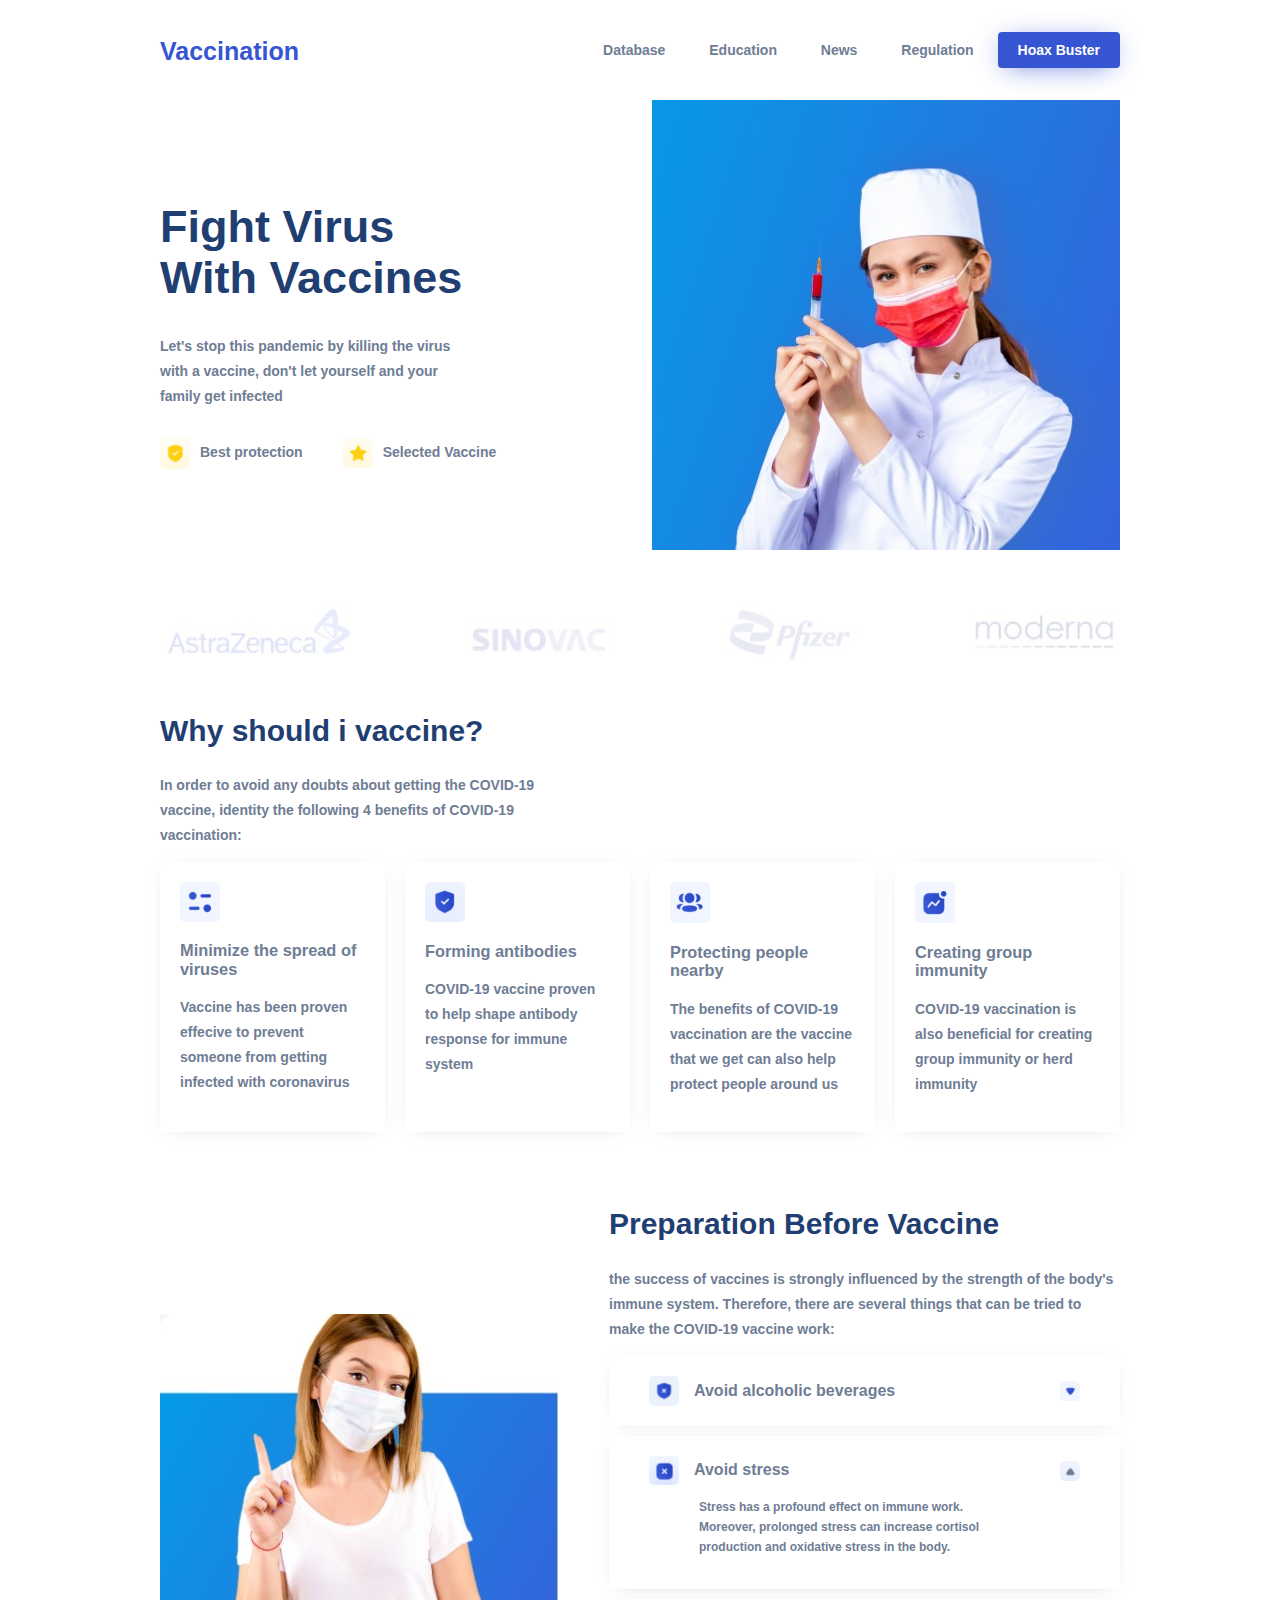
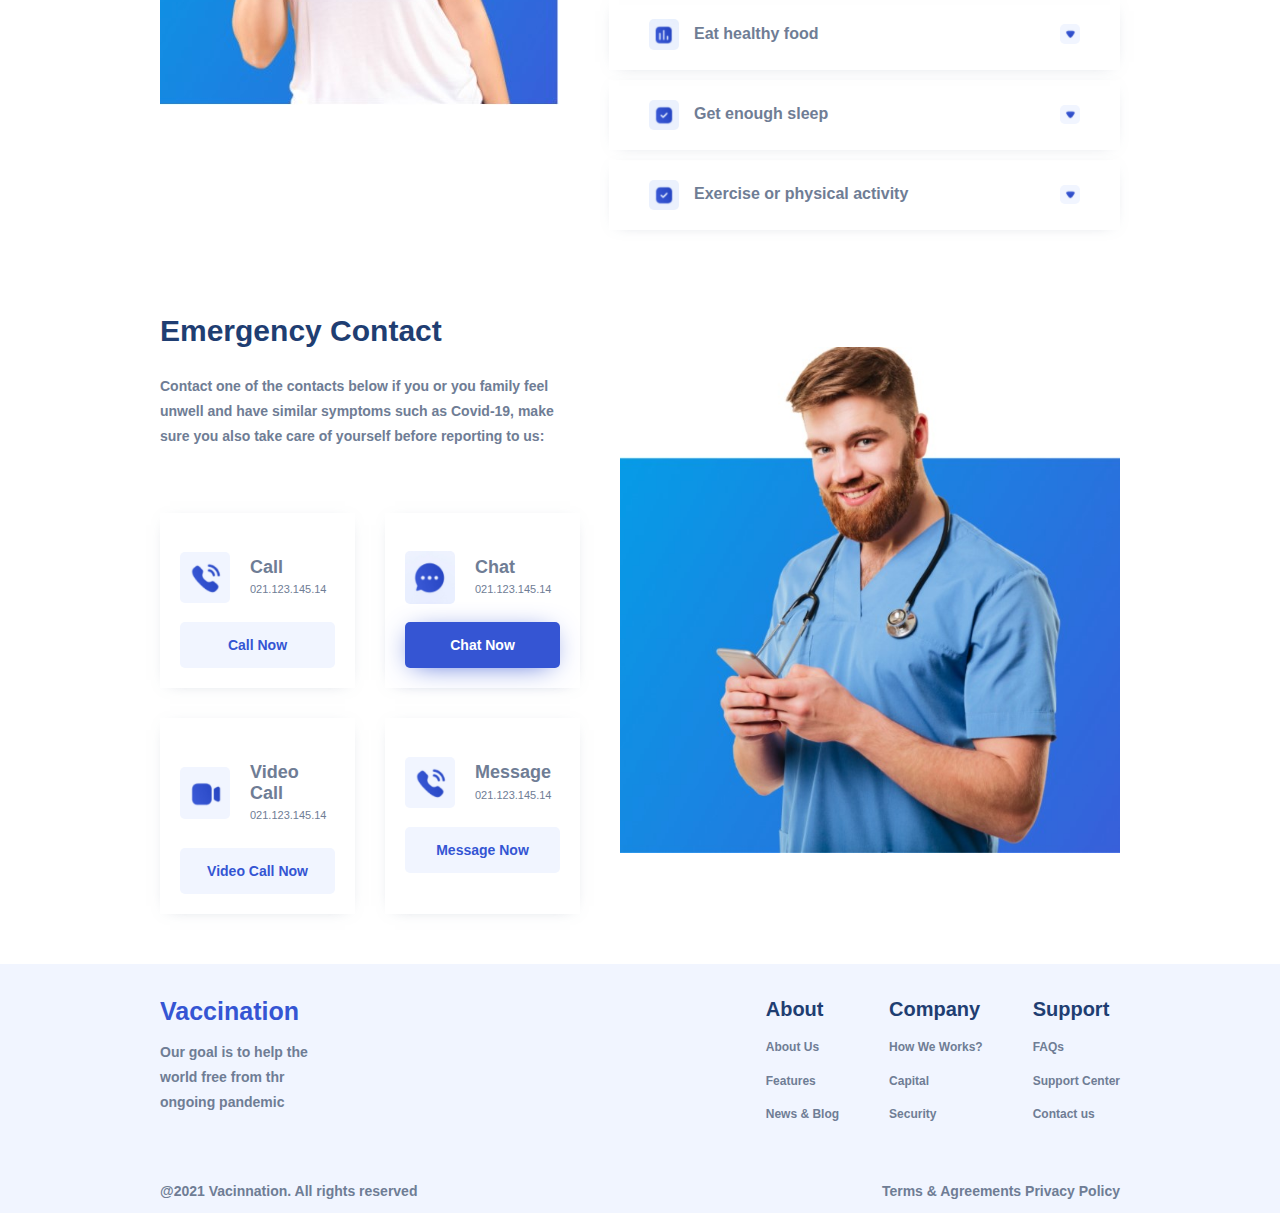
<file: CSS/index.html>
<!DOCTYPE html>
<html lang="en">
<head>
    <meta charset="UTF-8">
    <meta http-equiv="X-UA-Compatible" content="IE=edge">
    <meta name="viewport" content="width=device-width, initial-scale=1.0">
    <title>Vaccination</title>
    <link rel="stylesheet" href="normalize.css">
    <link rel="stylesheet" href="styles.css">
</head>
<body>
    <header class="container navbar ">
        <h2 class="navbar__logo"><a href="/">Vaccination</a></h2>
        <nav>
            <a href="#" class="navbar__item">Database</a>
            <a href="#" class="navbar__item">Education</a>
            <a href="#" class="navbar__item">News</a>
            <a href="#" class="navbar__item">Regulation</a>
            <a href="#" class="navbar__item hoax">Hoax Buster</a>
        </nav>
    </header>

    <main class="container">
        <section class="home ">
            <div class="home__info">
                <h1>Fight Virus <br/>With Vaccines</h1>
                <p>
                    Let's stop this pandemic by killing the virus <br> with a vaccine, don't let yourself
                    and your <br> family get infected
                </p>
                <div class="icons">
                    <p class="flex-row"><img src="./img/home-icon-1.jpg" alt="icon" width="30" class="icon"> Best protection</p>
                    <p class="flex-row"><img src="./img/home-icon-2.jpg" alt="icon" width="30" class="icon"> Selected Vaccine</p>
                </div>
            </div>
            <div>
                <img src="./img/home.jpg" alt="home">
            </div>
        </section>

        <section class="companies">
            <img src="./img/astra.jpg" alt="AstraZeneca">
            <img src="./img/sinovac.jpg" alt="Sinovac">
            <img src="./img/pfizer.jpg" alt="Pfizer">
            <img src="./img/moderna.jpg" alt="moderna">
        </section>

        <section class="about">
            <h2>Why should i vaccine?</h2>
            <p>
               In order to avoid any doubts about getting the COVID-19<br/>
               vaccine, identity the following 4 benefits of COVID-19<br/>
               vaccination:
            </p>
            <div class="square__container">
                <article class="about__square">
                    <img src="./img/about-icon-1.jpg" alt="icon" width="40" class="icon">
                    <h3>Minimize the spread of viruses</h3>
                    <p>
                        Vaccine has been proven effecive to prevent someone from getting infected with coronavirus
                    </p>
                </article>
                <article class="about__square">
                    <img src="./img/about-icon-2.jpg" alt="icon" width="40" class="icon">
                    <h3>Forming antibodies</h3>
                    <p>
                        COVID-19 vaccine proven to help shape antibody response for immune system
                    </p>
                </article>
                <article class="about__square">
                    <img src="./img/about-icon-3.jpg" alt="icon" width="40" class="icon">
                    <h3>Protecting people nearby</h3>
                    <p>
                        The benefits of COVID-19 vaccination are the vaccine that we get can also help protect people around us
                    </p>
                </article>
                <article class="about__square">
                    <img src="./img/about-icon-4.jpg" alt="icon" width="40" class="icon">
                    <h3>Creating group immunity</h3>
                    <p>
                        COVID-19 vaccination is also beneficial for creating group immunity or herd immunity
                    </p>
                </article>
            </div>
        </section>

        <section class="preparation">
                <div>
                    <img src="./img/preparations.jpg" alt="Preparation">
                </div>
                <div>
                    <div class="preparation__info">
                        <h2>Preparation Before Vaccine</h2>
                    <p>
                        the success of vaccines is strongly influenced by the
                        strength of the body's immune system. Therefore, there are
                        several things that can be tried to make the COVID-19 vaccine work:
                    </p>
                    </div>
                    <div class='dropdown__item'>
                        <div class="dropdown">
                            <div class="title">
                                <img src="./img/prepa-icon-1.jpg" alt="icon" width="30" class="icon">
                                <span>Avoid alcoholic beverages</span>
                              </div>
                            <img src="./img/arrow-down-icon.jpg" alt="icon" width="20"  class="icon">
                        </div>
                    </div>
                    <div class='dropdown__item'>
                      <div class="dropdown">
                        <div class="title">
                            <img src="./img/prepa-icon-2.jpg" alt="icon" width="30" class="icon">
                            <span>Avoid stress</span>
                          </div>
                           <img src="./img/arrow-up-icon.jpg" alt="icon" width="20"  class="icon">
                      </div>

                        <p>
                           Stress has a profound effect on immune work.
                           Moreover, prolonged stress can increase cortisol
                           production and oxidative stress in the body.
                        </p>
                    </div>
                    <div class='dropdown__item'>
                        <div class="dropdown">
                            <div class="title">
                                <img src="./img/prepa-icon-3.jpg" alt="icon" width="30" class="icon">
                                <span>Eat healthy food</span>
                              </div>
                            <img src="./img/arrow-down-icon.jpg" alt="icon" width="20"  class="icon">
                        </div>
                    </div>
                    <div class='dropdown__item'>
                        <div class="dropdown">
                            <div class="title">
                                <img src="./img/prepa-icon-4.jpg" alt="icon" width="30" class="icon">
                                <span>Get enough sleep</span>
                              </div>
                            <img src="./img/arrow-down-icon.jpg" alt="icon" width="20"  class="icon">
                        </div>
                    </div>
                    <div class='dropdown__item'>
                        <div class="dropdown">
                            <div class="title">
                                <img src="./img/prepa-icon-4.jpg" alt="icon" width="30" class="icon">
                                <span>Exercise or physical activity</span>
                              </div>
                            <img src="./img/arrow-down-icon.jpg" alt="icon" width="20"  class="icon">
                        </div>
                    </div>
                </div>
        </section>

        <section class="contact">
          <div class="contact__info">
            <h2>Emergency Contact</h2>
            <p>
                Contact one of the contacts below if you or you family feel
                unwell and have similar symptoms such as Covid-19, make
                sure you also take care of yourself before reporting to us:
            </p>
            <div class="contact__grid">
                <article class="contact__square">
                    <div>
                        <img src="./img/phone-icon.jpg" alt="icon" width="50" class="icon">
                        <h4 class="contact__title">Call  <br><span class="contact__number">021.123.145.14</span></h4>
                    </div>
                    <button>Call Now</button>
                </article>
                <article  class="contact__square chat">
                    <div>
                        <img src="./img/chat.jpg" alt="icon" width="50" class="icon">
                        <h4 class="contact__title">Chat <br><span class="contact__number">021.123.145.14</span></h4>
                    </div>
                    <button>Chat Now</button>
                </article>
                <article  class="contact__square">
                    <div>
                        <img src="./img/video-icon.jpg" alt="icon" width="50" class="icon">
                        <h4 class="contact__title">Video Call <br><span class="contact__number">021.123.145.14</span></h4>
                    </div>
                    <button>Video Call Now</button>
                </article>
                <article class="contact__square">
                    <div>
                        <img src="./img/phone-icon.jpg" alt="icon" width="50" class="icon">
                        <h4 class="contact__title">Message <br><span class="contact__number">021.123.145.14</span></h4>
                    </div>
                    <button>Message Now</button>
                </article>
            </div>
          </div>
          <div>
              <img src="./img/about.jpg" alt="about" width="500">
          </div>
        </section>
    </main>

    <footer >
        <div class="container footer">
            <div class="footer__navbar">
                <div class="footer__info">
                    <h4>Vaccination</h4>
                    <p>
                        Our goal is to help the <br>
                        world free from thr <br>
                        ongoing pandemic
                    </p>
                </div>
                <nav>
                    <div>
                        <h4>About</h4>
                        <a href="#">About Us</a>
                        <a href="#">Features</a>
                        <a href="#">News & Blog</a>
                    </div>
                    <div>
                        <h4>Company</h4>
                        <a href="#">How We Works?</a>
                        <a href="#">Capital</a>
                        <a href="#">Security</a>
                    </div>
                    <div>
                        <h4>Support</h4>
                        <a href="#">FAQs</a>
                        <a href="#">Support Center</a>
                        <a href="#">Contact us</a>
                    </div>
                </nav>
            </div>
            <div class="copy">
                <p>@2021 Vacinnation. All rights reserved</p>
                <p>Terms & Agreements   Privacy Policy</p>
            </div>
        </div>
    </footer>

</body>
</html>
</file>
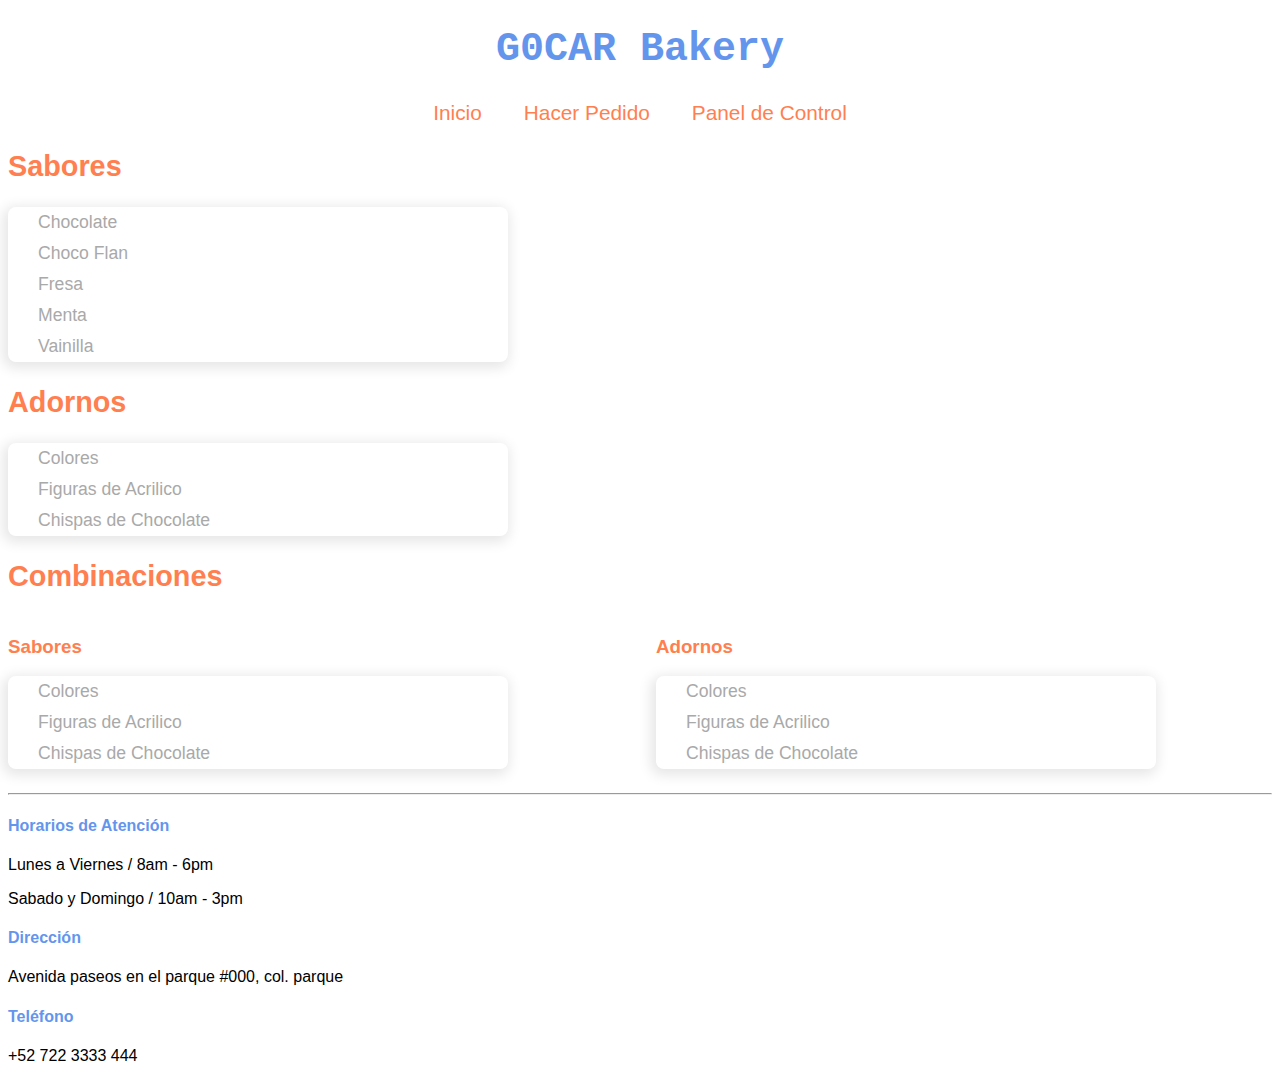
<file: HTML/bakery-web/index.html>
<!DOCTYPE html>
<html lang="en">
<head>
    <meta charset="UTF-8">
    <meta http-equiv="X-UA-Compatible" content="IE=edge">
    <meta name="viewport" content="width=device-width, initial-scale=1.0">
    <title>G0CAR | Bakery</title>
    <link rel="stylesheet" href="./styles.css">
</head>
<body>
    <header>
        <h1>G0CAR Bakery</h1>
        <nav>
            <a href="/">Inicio</a>
            <a href="/place-order.html">Hacer Pedido</a>
            <a href="/dashboard.html">Panel de Control</a>
        </nav>
    </header>

    <div class="container">
        <section>
            <h2 class="title">Sabores</h2>
            <ul class="list">
                <li class="list__item">Chocolate</li>
                <li class="list__item">Choco Flan</li>
                <li class="list__item">Fresa</li>
                <li class="list__item">Menta</li>
                <li class="list__item">Vainilla</li>
            </ul>
        </section>
        <section>
            <h2 class="title">Adornos</h2>
            <ul class="list">
                <li class="list__item">Colores</li>
                <li class="list__item">Figuras de Acrilico</li>
                <li class="list__item">Chispas de Chocolate</li>
            </ul>
        </section>
        <section>
            <h2 class="title">Combinaciones</h2>
            <div class="combinations">
                <article>
                    <h3>Sabores</h3>
                    <ul class="list">
                        <li class="list__item">Colores</li>
                        <li class="list__item">Figuras de Acrilico</li>
                        <li class="list__item">Chispas de Chocolate</li>
                    </ul>
                </article>
                <article>
                    <h3>Adornos</h3>
                    <ul class="list">
                        <li class="list__item">Colores</li>
                        <li class="list__item">Figuras de Acrilico</li>
                        <li class="list__item">Chispas de Chocolate</li>
                    </ul>
                </article>
            </div>
        </section>
        
        <hr>
        <footer>
            <div>
                <h4>Horarios de Atención</h4>
                <p>Lunes a Viernes / 8am - 6pm</p>
                <p>Sabado y Domingo / 10am - 3pm</p>
            </div>
            <div>
                <h4>Dirección</h4>
                <p>Avenida paseos en el parque #000, col. parque</p>
            </div>
            <div>
                <h4>Teléfono</h4>
                <p>+52 722 3333 444</p>
            </div>
        </footer>
    </div>
</body>
</html>
</file>
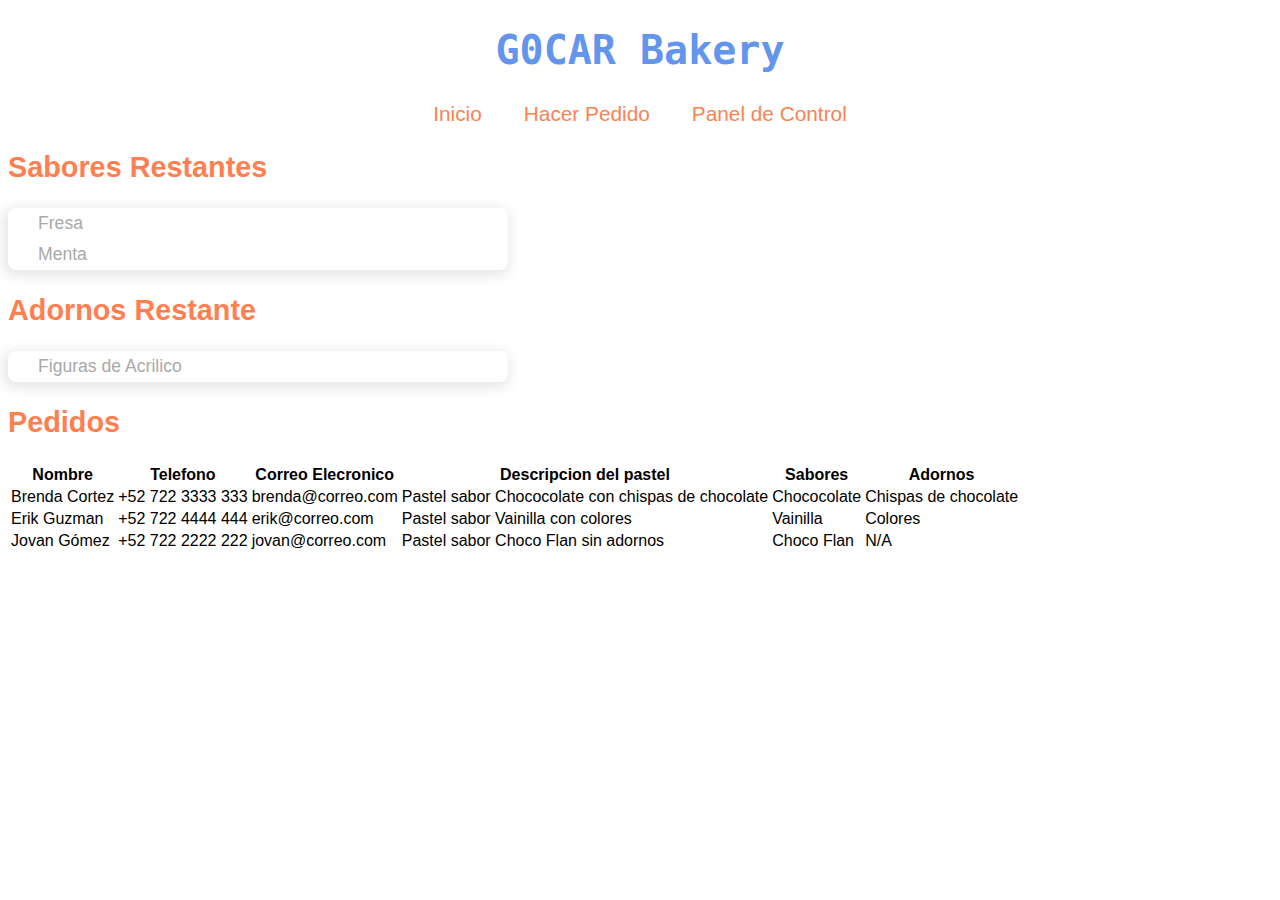
<file: HTML/bakery-web/dashboard.html>
<!DOCTYPE html>
<html lang="en">
<head>
    <meta charset="UTF-8">
    <meta http-equiv="X-UA-Compatible" content="IE=edge">
    <meta name="viewport" content="width=device-width, initial-scale=1.0">
    <title>Panel de Control</title>
    <link rel="stylesheet" href="./styles.css">
</head>
<body>
    <header>
        <h1>G0CAR Bakery</h1>
        <nav>
            <a href="/">Inicio</a>
            <a href="/place-order.html">Hacer Pedido</a>
            <a href="/dashboard.html">Panel de Control</a>
        </nav>
    </header>


    <div class="container">
        <section>
            <h2 class="title">Sabores Restantes</h2>
            <ul class="list">
                <li class="list__item">Fresa</li>
                <li class="list__item">Menta</li>
            </ul>
        </section>
        <section>
            <h2 class="title">Adornos Restante</h2>
            <ul class="list">
                <li class="list__item">Figuras de Acrilico</li>
            </ul>
        </section>
        <section>
            <h2 class="title">Pedidos</h2>
            <article>
               <table>
                   <thead>
                       <th>Nombre</th>
                       <th>Telefono</th>
                       <th>Correo Elecronico</th>
                       <th>Descripcion del pastel</th>
                       <th>Sabores</th>
                       <th>Adornos</th>
                   </thead>
                   <tbody>
                   <tr>
                    <td>Brenda Cortez</td>
                    <td>+52 722 3333 333</td>
                    <td>brenda@correo.com</td>
                    <td>Pastel sabor Chococolate con chispas de chocolate</td>
                    <td>Chococolate</td>
                    <td>Chispas de chocolate</td>
                   </tr>
                   <tr>
                    <td>Erik Guzman</td>
                    <td>+52 722 4444 444</td>
                    <td>erik@correo.com</td>
                    <td>Pastel sabor Vainilla con colores</td>
                    <td>Vainilla</td>
                    <td>Colores</td>
                   </tr>
                   <tr>
                    <td>Jovan Gómez</td>
                    <td>+52 722 2222 222</td>
                    <td>jovan@correo.com</td>
                    <td>Pastel sabor Choco Flan sin adornos</td>
                    <td>Choco Flan</td>
                    <td>N/A</td>
                   </tr>
                   </tbody>
               </table>
            </article>
        </section>

    
    </div>
</body>
</html>
</file>
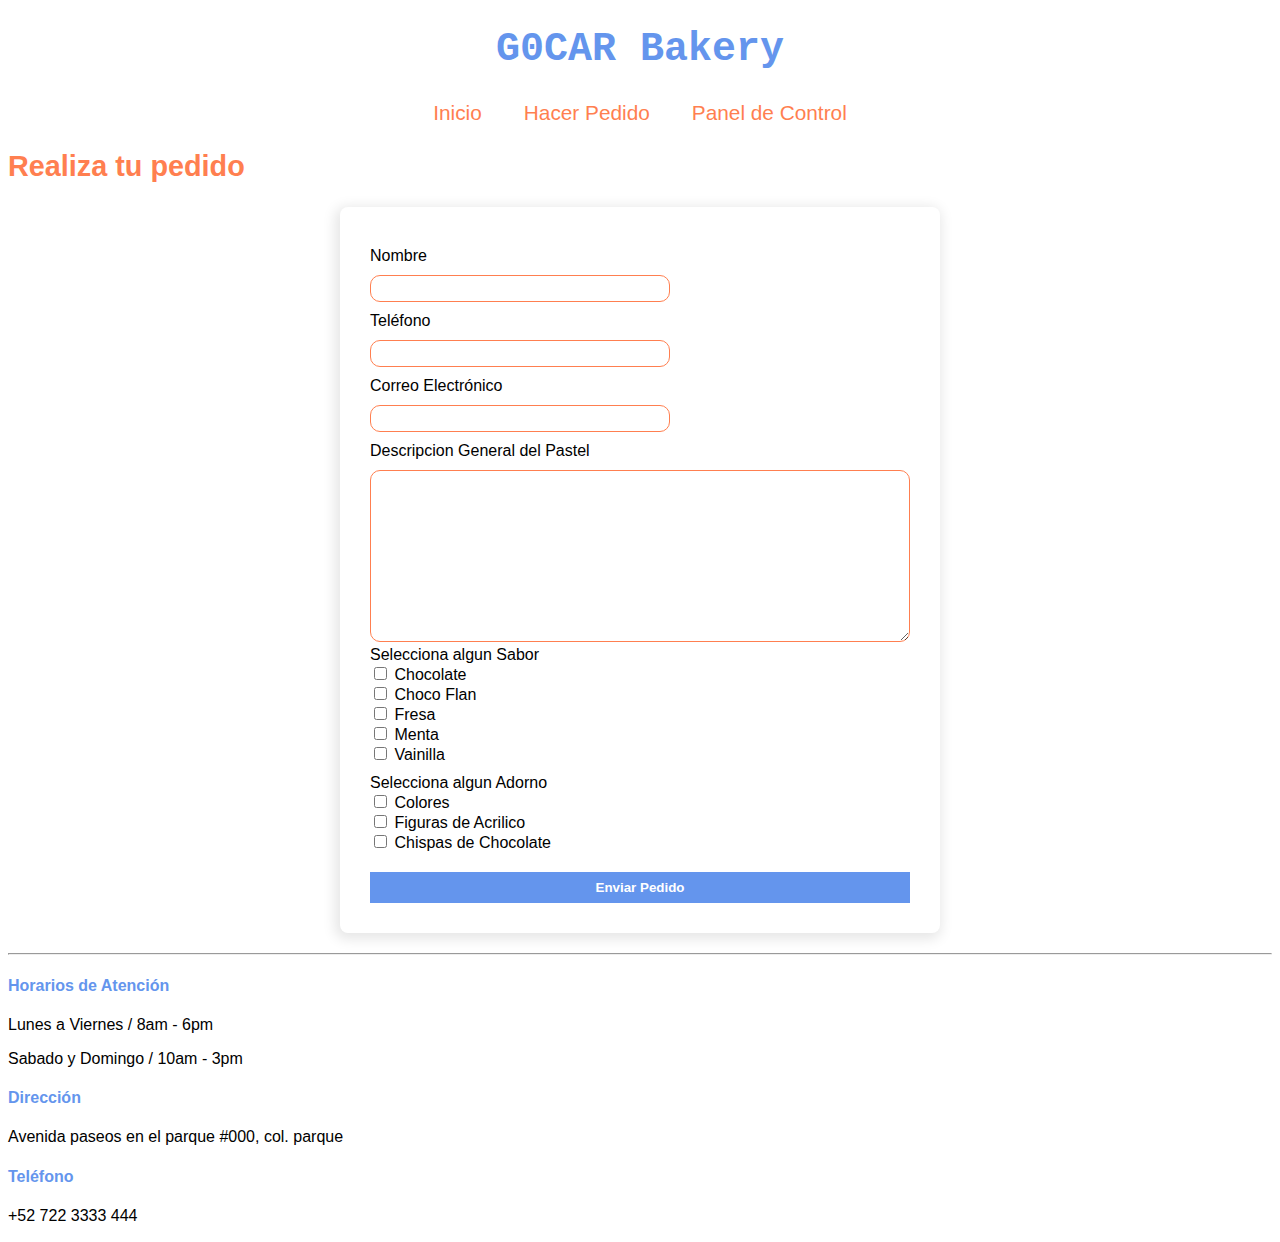
<file: HTML/bakery-web/place-order.html>
<!DOCTYPE html>
<html lang="en">
<head>
    <meta charset="UTF-8">
    <meta http-equiv="X-UA-Compatible" content="IE=edge">
    <meta name="viewport" content="width=device-width, initial-scale=1.0">
    <title>Place Order</title>
    <link rel="stylesheet" href="./styles.css">
</head>
<body>
    <header>
        <h1>G0CAR Bakery</h1>
        <nav>
            <a href="/">Inicio</a>
            <a href="/place-order.html">Hacer Pedido</a>
            <a href="/dashboard.html">Panel de Control</a>
        </nav>
    </header>


    <div class="container">
        <section>
            <h2 class="title">Realiza tu pedido</h2>

            <form id="order">
                <div class="formControl">
                    <label for="name">Nombre</label>
                    <input type="text" id="name" required>
                </div>
                <div class="formControl">
                    <label for="phone">Teléfono</label>
                    <input type="phone" id="phone" required>
                </div>
                <div class="formControl">
                    <label for="email">Correo Electrónico</label>
                    <input type="email" id="email" required>
                </div>
                <div class="formControl">
                    <label for="description">Descripcion General del Pastel</label>
                    <textarea id="description" cols="30" rows="10" required></textarea>
                </div>
                <div class="form-list">
                    <label >Selecciona algun Sabor</label>
                   <div>
                    <input type="checkbox" id="chocolate" name="chocolate" value="Bike">
                    <label for="chocolate">Chocolate</label><br>
                   </div>
                   <div>
                    <input type="checkbox" id="chocoflan" name="chocoflan" value="Bike">
                    <label for="chocoflan">Choco Flan</label><br>
                   </div>
                   <div>
                    <input type="checkbox" id="strawberry" name="strawberry" value="Bike">
                    <label for="strawberry">Fresa</label><br>
                   </div>
                   <div>
                    <input type="checkbox" id="mint" name="mint" value="Bike">
                    <label for="mint">Menta</label><br>
                   </div>
                   <div>
                    <input type="checkbox" id="vanilla" name="vanilla" value="Bike">
                    <label for="vanilla">Vainilla</label><br>
                   </div>
                </div>
                <div >
                    <label >Selecciona algun Adorno</label>
                   <div>
                    <input type="checkbox" id="colors" name="colors" value="Bike">
                    <label for="colors">Colores</label><br>
                   </div>
                   <div>
                    <input type="checkbox" id="figures" name="figures" value="Bike">
                    <label for="figures">Figuras de Acrilico</label><br>
                   </div>
                   <div>
                    <input type="checkbox" id="chisps" name="chisps" value="Bike">
                    <label for="chisps">Chispas de Chocolate</label><br>
                   </div>
                
                </div>
                <button type="submit">Enviar Pedido</button>
            </form>
        </section>

        <hr>
        <footer>
            <div>
                <h4>Horarios de Atención</h4>
                <p>Lunes a Viernes / 8am - 6pm</p>
                <p>Sabado y Domingo / 10am - 3pm</p>
            </div>
            <div>
                <h4>Dirección</h4>
                <p>Avenida paseos en el parque #000, col. parque</p>
            </div>
            <div>
                <h4>Teléfono</h4>
                <p>+52 722 3333 444</p>
            </div>
        </footer>
    </div>

   <script src="./index.js"></script>

</body>
</html>
</file>
<file: CSS/styles.css>
:root{
    --gray: #6F7D95;
    --black: #1F3E72;
    --primary-color: #3555D3;
    --secondary-color: #F1F5FF;
    --white: #FFFFFF;
}

html{
    font-size: 62.5%;
}

body{
    background-color: var(--white);
    color: var(--gray);
    font-weight: 600;
    font-family: -apple-system, BlinkMacSystemFont, 'Segoe UI', Roboto, Oxygen, Ubuntu, Cantarell, 'Open Sans', 'Helvetica Neue', sans-serif;
    font-size: 1.4rem;
}
h1{
    color: var(--black);
    font-size: 4.5rem;
}
h2{
    color: var(--black);
    font-size: 3rem;
}

section{
    margin-bottom: 50px;
}

a{
    text-decoration: none;
}

.flex-row{
    display: flex;
    justify-content: center;
    align-items: center;
}

.container{
    margin: 0 auto;
    max-width: 75%;
    width: 100%;
}
.icon{
    border-radius: 5px;
}
.navbar{
    align-items: center;
    display: flex;
    justify-content: space-between;  
    height: 100px;
}
.navbar__logo a{
    color: var(--primary-color);
    font-size: 2.5rem;
    font-weight: bold;
}
.navbar__item{
    color: var(--gray);
    display: inline-block;
    font-weight: bold;
    padding: 10px 20px;
}

.navbar__item.hoax{
    background-color: var(--primary-color);
    border-radius: 4px;
    color: var(--white);
    box-shadow: -1px 4px 28px -9px rgba(53,85,211,1);
    -moz-box-shadow: -1px 4px 28px -9px rgba(53,85,211,1);
    -webkit-box-shadow: -1px 4px 28px -9px rgba(53,85,211,1);
}

.home{
    display: flex;
    gap: 4rem;
    justify-content: space-between;
    align-items: center;
}

.home__info p{
    line-height: 2.5rem;
    font-weight: 600;
    gap: 1rem;
}

.home__info .icons{
    display: flex;
    justify-content: space-between;
    align-items: center;
    gap: 4rem;
}

.home__info .icons p{
    font-weight: bold;

}

.companies{
    display: flex;
    justify-content: space-between;
    align-items: center;
}

.about p{
    line-height: 2.5rem;
}


.square__container{
    display: flex;
    justify-content: space-between;
    align-items: center;
    gap: 2rem;
}

.about__square{
    padding: 20px;
    width: 100%;
    max-width: 200px;
    min-height: 230px;
    border-radius: 5px;
    box-shadow: 0px 2px 16px -10px rgba(111,125,149,0.57);
    -webkit-box-shadow: 0px 2px 16px -10px rgba(111,125,149,0.57);
    -moz-box-shadow: 0px 2px 16px -10px rgba(111,125,149,0.57);
    transition: all .3s ease;
}

.about__square:hover{
    transform: translateY(-10px);
    box-shadow: -1px 13px 42px -13px rgba(53,85,211,0.37);
    -webkit-box-shadow: -1px 13px 42px -13px rgba(53,85,211,0.37);
    -moz-box-shadow: -1px 13px 42px -13px rgba(53,85,211,0.37);
}


.preparation{
    display: flex;
    gap: 5rem;
    align-items: center;
}
.preparation__info p{
    line-height: 2.5rem;
}

.dropdown{
    display: flex;
    justify-content: space-between;
    align-items: center;
}

.dropdown .title{
    display: flex;
    align-items: center;
    gap: 1.5rem;
}

.dropdown .title span{
    font-size: 1.6rem;
    font-weight: bold;
}

.dropdown__item{
    box-shadow: 0px 2px 16px -10px rgba(111,125,149,0.57);
    -webkit-box-shadow: 0px 2px 16px -10px rgba(111,125,149,0.57);
    -moz-box-shadow: 0px 2px 16px -10px rgba(111,125,149,0.57);
    padding: 20px 4rem;
    margin-bottom: 10px;
}
.dropdown__item p{
    line-height: 2rem;
    font-size: 1.2rem;
    font-weight: 300px;
    padding-left: 5rem;
    width: 100%;
    max-width: 300px;
}

.contact{
    display: flex;
    align-items: center;
    gap: 4rem;
}

.contact__info p{
    line-height: 2.5rem;
}

.contact__grid{
    padding-top: 50px;
    display: grid;
    grid-template-columns: repeat(2, 1fr);
    gap: 3rem;
}

.contact__square{
    box-shadow: 0px 2px 16px -10px rgba(111,125,149,0.57);
    -webkit-box-shadow: 0px 2px 16px -10px rgba(111,125,149,0.57);
    -moz-box-shadow: 0px 2px 16px -10px rgba(111,125,149,0.57);
    transition: all .3s ease;
    padding: 20px;
}

.contact__square:hover{
    transform: translateY(-5px);
    box-shadow: -1px 13px 42px -13px rgba(53,85,211,0.37);
    -webkit-box-shadow: -1px 13px 42px -13px rgba(53,85,211,0.37);
    -moz-box-shadow: -1px 13px 42px -13px rgba(53,85,211,0.37);
}
.contact__square>div{
    display: flex;
    gap: 2rem;
    align-items: center;
}
.contact__square button{
    width: 100%;
    border: none;
    padding: 15px;
    border-radius: 5px;
    color: var(--primary-color);
    font-weight: bold;
    background-color: var(--secondary-color);
}

.contact__title{
    font-size: 1.8rem;
}
.contact__number{
    font-size: 1.1rem;
    font-weight: 500;
}


.contact__square.chat button{
    background-color: var(--primary-color);
    color: var(--white);
    box-shadow: -1px 4px 28px -9px rgba(53,85,211,1);
    -moz-box-shadow: -1px 4px 28px -9px rgba(53,85,211,1);
    -webkit-box-shadow: -1px 4px 28px -9px rgba(53,85,211,1);
}

footer{
    background-color: var(--secondary-color);
}

.footer__info h4{
    color: var(--primary-color);
    font-size: 2.5rem;
    margin-bottom: 0;
}

.footer__info p{
    line-height: 2.5rem;
}

.footer__navbar{
    display: flex;
    justify-content: space-between;
    align-items: center;
    margin-bottom: 4rem;
}

.footer__navbar nav{
    display: flex;
    justify-content: space-between;
    align-items: center;
    gap: 5rem;
}

.footer__navbar nav div{
    display: flex;
    flex-direction: column;
    justify-content: start;
    align-items: flex-start;
    gap: 2rem;
}

.footer__navbar nav div h4{
    color: var(--black);
    font-size: 2rem;
    margin-bottom: 0;
}

.footer__navbar nav div a{
    color: var(--gray);
    font-size: 1.2rem;
}

.copy{
    display: flex;
    justify-content: space-between;
}
</file>
<file: HTML/bakery-web/styles.css>
html, *{
    box-sizing: border-box;
    font-family: -apple-system, BlinkMacSystemFont, 'Segoe UI', Roboto, Oxygen, Ubuntu, Cantarell, 'Open Sans', 'Helvetica Neue', sans-serif;
}

h1{
    color: cornflowerblue;
    font-family: monospace;
    font-size: 2.5rem;
    font-weight: 900;
}
header{
    text-align: center;
}

nav{
    display: flex;
    gap: 2rem;
    justify-content: center;
    align-items: center;
}

a{
    border-radius: 8px;
    color: coral;
    font-size: 1.3rem;
    font-weight: 500;
    padding: 2px 5px;
    text-decoration: none;
    transition: background-color .2s ease-in-out;
}

a:hover{
    background-color: coral;
    color: white;
}

.container{
    margin: 0 auto;
    max-width: 90rem;
    width: 100%;
}

.title{
    color: coral;
    font-size: 1.8rem;
    text-align: left;
}

.list{
    -moz-box-shadow: -2px 3px 13px 3px rgba(0,0,0,0.10);
    -webkit-box-shadow: -2px 3px 13px 3px rgba(0,0,0,0.10);
    border-radius: 8px;
    box-shadow: -2px 3px 13px 3px rgba(0,0,0,0.10);
    list-style: none;
    max-width: 500px;
    padding-left: 30px;
    width: 100%;
}
.list__item{
    color: darkgray;
    font-size: 1.1rem;
    padding: 5px 0;
}

.combinations{
    display: flex;
    gap: 2rem;
    width: 100%;
}

.combinations article{
    width: 50%;
}

article h3{
    color: coral;
}

footer h3{
    color: cornflowerblue;
}

h4{
    color: cornflowerblue;
}

form{
    -moz-box-shadow: -2px 3px 13px 3px rgba(0,0,0,0.10);
    -webkit-box-shadow: -2px 3px 13px 3px rgba(0,0,0,0.10);
    border-radius: 8px;
    box-shadow: -2px 3px 13px 3px rgba(0,0,0,0.10);
    width: 100%;
    max-width: 600px;
    padding: 30px;
    margin: 0 auto;
    margin-bottom: 20px;
}

.formControl label{
    display: block;
    padding: 10px 0;
}
.formControl input{
    width: 100%;
    max-width: 300px;
    padding: 5px 10px;
    color: darkgray;
    outline: none;
    border: 1px solid coral;
    border-radius: 10px;
}

.formControl textarea{
    width: 100%;
    padding: 10px;
    color: darkgray;
    outline: none;
    border: 1px solid coral;
    border-radius: 10px;
}
form button{
    margin-top: 20px;
    width: 100%;
    padding: 8px;
    cursor: pointer;
    border: none;
    background-color: cornflowerblue;
    color: white;
    font-weight: 700;
    transition: background-color .2s ease-in-out;
}

form button:hover{
    background-color: rgba(100, 149, 237, 0.9);
}

.form-list{
    margin-bottom: 10px;
}
</file>
